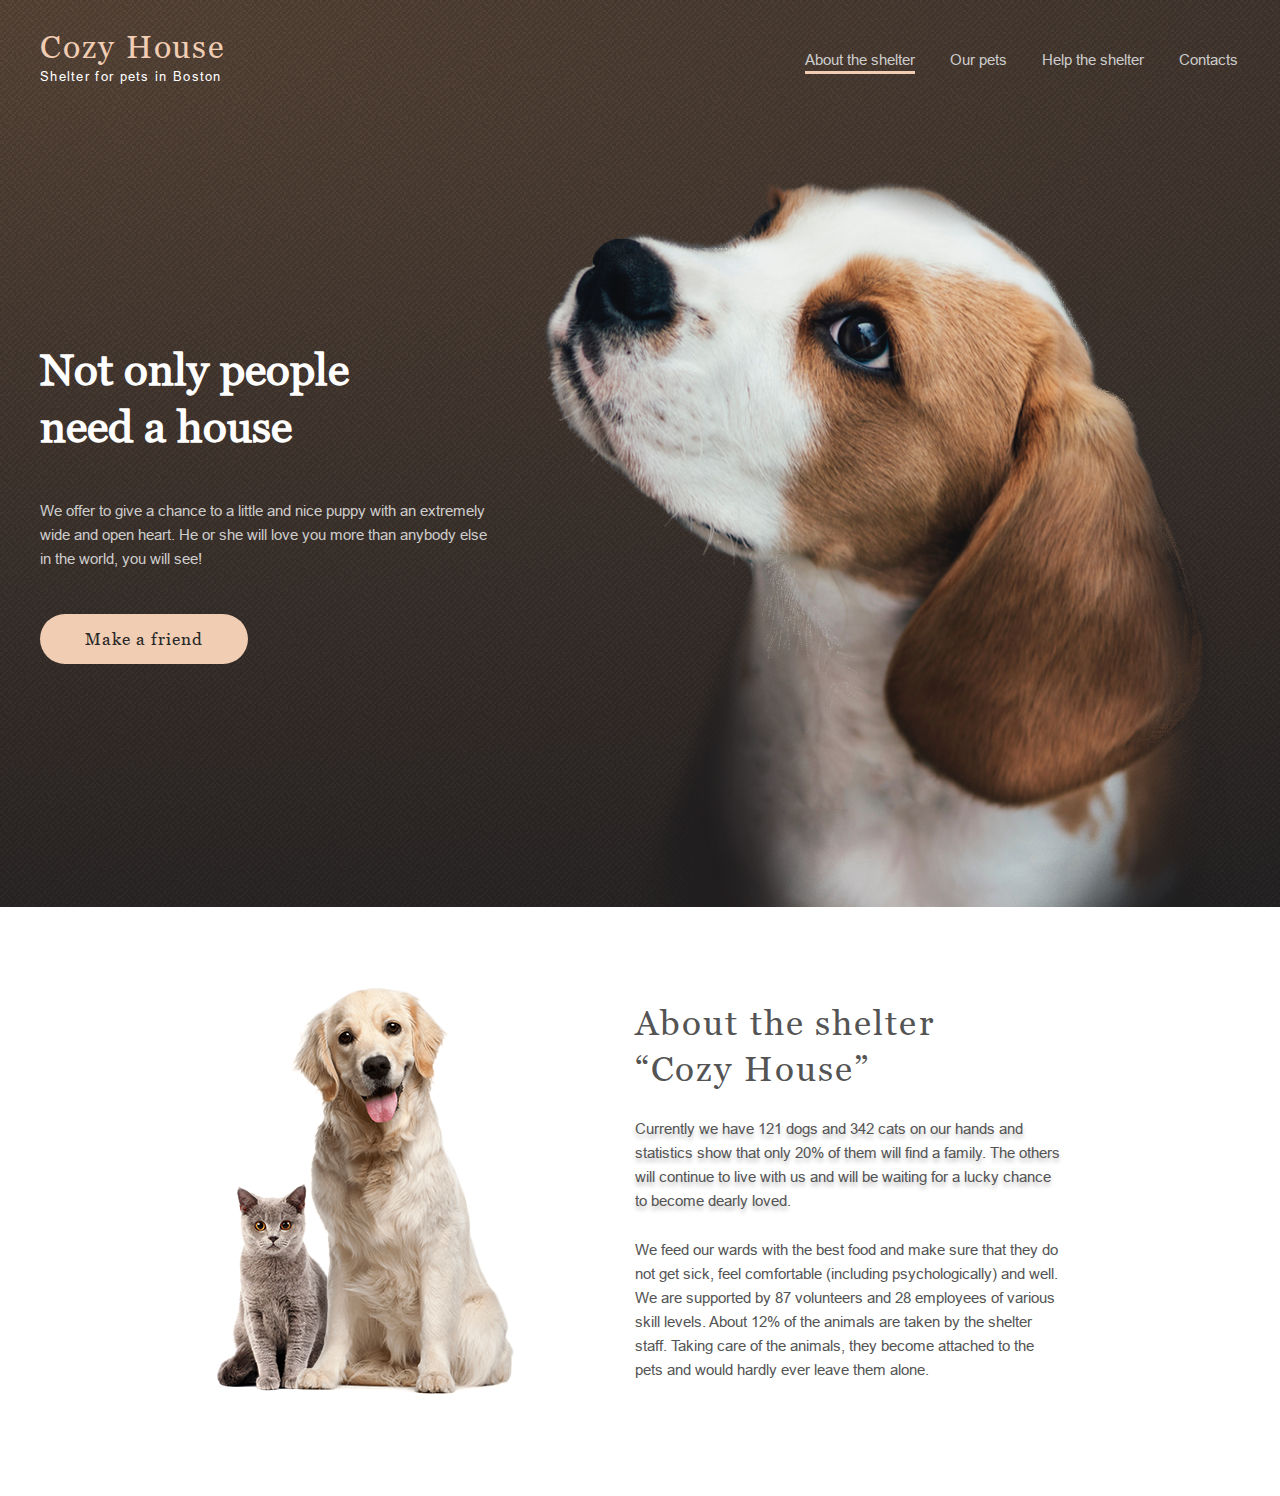
<file: shelter/index.html>
<!DOCTYPE html>
<html lang="en">
<head>
    <meta charset="UTF-8">
    <meta name="viewport" content="width=device-width, initial-scale=1.0">
    <link rel="shortcut icon" href="./assets/icons/favicon.ico" type="image/x-icon">
    <link rel="stylesheet" href="./css/style.css">
    <title>Main</title>
</head>
<body>
    <header class="header">
        <div class="header__top">
            <div class="container">
                <div class="header__top-inner">
                    <a class="logo" href="#">
                        <h1 class="title">Cozy House</h1>
                        <div class="subtitle">Shelter for pets in Boston</div>
                    </a>
                    <nav class="menu">
                        <ul class="menu__list">
                            <li class="menu__list-item">
                                <a class="menu__list-link active" href="./index.html">About the shelter</a>
                            </li>
                            <li class="menu__list-item">
                                <a class="menu__list-link" href="./pets.html">Our pets</a>
                            </li>
                            <li class="menu__list-item">
                                <a class="menu__list-link" href="#help">Help the shelter</a>
                            </li>
                            <li class="menu__list-item">
                                <a class="menu__list-link" href="#contacts">Contacts</a>
                            </li>
                        </ul>
                    </nav>
                </div>
            </div>
        </div>
        <section class="not_only">
            <div class="container">
                <div class="not_only-inner">
                    <div class="not_only__info">
                        <h2 class="not_only__title">Not only people need a house</h2>
                        <p class="not_only__text">
                            We offer to give a chance to a little and nice puppy with an extremely wide and open heart. He or she will love you more than anybody else in the world, you will see!
                        </p>
                        <a class="not_only__button" href="#our_friends">Make a friend</a>
                    </div>
                    <div class="not_only-img">
                        <img class="img" src="./assets/images/puppy.png" alt="puppy">
                    </div>
                </div>
            </div>
        </section>
    </header>
    <main class="main">
        <section class="about">
            <div class="container">
                <div class="about-inner">
                    <div class="about-img">
                        <img class="img" src="./assets/images/about.png" alt="dog_cat">
                    </div>
                    <div class="about__info">
                        <h3 class="about__title">About the shelter “Cozy House”</h3>
                        <p class="about__text text-shadow">
                            Currently we have 121 dogs and 342 cats on our hands and statistics show that only 20% of them will find a family. The others will continue to live with us and will be waiting for a lucky chance to become dearly loved.
                        </p>
                        <p class="about__text">
                            We feed our wards with the best food and make sure that they do not get sick, feel comfortable (including psychologically) and well. We are supported by 87 volunteers and 28 employees of various skill levels. About 12% of the animals are taken by the shelter staff. Taking care of the animals, they become attached to the pets and would hardly ever leave them alone.
                        </p>
                    </div>
                </div>
            </div>
        </section>
        <!-- <section class="our_friends" id="our_friends">
            <div class="container">
                <div class="our_friends-inner">
                    <h3 class="our_friends__title">Our friends who <br>are looking for a house</h3>
                    <div class="our_friends__items">
                        <button type="button" class="our_friends__btn">
                            <svg width="14" height="6" viewBox="0 0 14 6" fill="none" xmlns="http://www.w3.org/2000/svg">
                                <path d="M14 2V4H3V6L0 3L3 0V2H14Z" fill="#292929" />
                            </svg>
                        </button>
                        <div class="our_friends__item">
                            <img class="our_friends__img" src="./assets/images/katrine.png" alt="cat">
                            <div class="our_friends__info">
                                <h4 class="our_friends__subtitle">Katrine</h4>
                                <button type="button" class="our_friends__link">Learn more</button>
                            </div>
                        </div>
                        <div class="our_friends__item">
                            <img class="our_friends__img" src="./assets/images/jennifer.png" alt="dog">
                            <div class="our_friends__info">
                                <h4 class="our_friends__subtitle">Jennifer</h4>
                                <button type="button" class="our_friends__link">Learn more</button>
                            </div>
                        </div>
                        <div class="our_friends__item">
                            <img class="our_friends__img" src="./assets/images/woody.png" alt="dog">
                            <div class="our_friends__info">
                                <h4 class="our_friends__subtitle">Woody</h4>
                                <button type="button" class="our_friends__link">Learn more</button>
                            </div>
                        </div>
                        <button type="button" class="our_friends__btn">
                            <svg width="14" height="6" viewBox="0 0 14 6" fill="none" xmlns="http://www.w3.org/2000/svg">
                                <path d="M0 4V2L11 2V0L14 3L11 6V4L0 4Z" fill="#292929" />
                            </svg>
                        </button>
                    </div>
                    <a class="our_friends__button" href="./pets.html">Get to know the rest</a>
                </div>
            </div>
        </section> -->
        <!-- <section class="help" id="help">
            <div class="container">
                <div class="help-inner">
                    <h3 class="help__title">How you can help <br> our shelter</h3>
                    <ul class="help__list">
                        <li class="help__item help__item--food">Pet food</li>
                        <li class="help__item help__item--trans">Transportation</li>
                        <li class="help__item help__item--toys">Toys</li>
                        <li class="help__item help__item--bowls">Bowls and cups</li>
                        <li class="help__item help__item--shamp">Shampoos</li>
                        <li class="help__item help__item--vitam">Vitamins</li>
                        <li class="help__item help__item--med">Medicines</li>
                        <li class="help__item help__item--col">Collars / leashes</li>
                        <li class="help__item help__item--sleep">Sleeping areas</li>
                    </ul>
                </div>
            </div>
        </section> -->
        <!-- <section class="in_addition">
            <div class="container">
                <div class="in_addition-inner">
                    <img class="in_addition__img" src="./assets/images/donation.png" alt="puppy">
                    <div class="in_addition__info">
                        <h3 class="in_addition__title">You can also <br> make a donation</h3>
                        <div class="in_addition__subtitle">Name of the bank / Type of bank account</div>
                        <a class="in_addition__card-number" href="#">8380 2880 8028 8791 7435</a>
                        <div class="in_addition__text">
                            Legal information and lorem ipsum dolor sit amet, consectetur adipiscing elit. Maecenas a ipsum at libero sagittis dignissim sed ac diam. Praesent ultrices maximus tortor et vulputate. Interdum et malesuada fames ac ante ipsum primis in faucibus.
                        </div>
                    </div>
                </div>
            </div>
        </section> -->
    </main>
    <!-- <footer class="footer" id="contacts">
        <div class="container">
            <div class="footer-inner">
                <div class="footer__contacts">
                    <h3 class="footer__title">For questions <br> and suggestions</h3>
                    <ul class="footer__list">
                        <li class="footer__list-item email">
                            <a class="footer__link" href="mailto:email@shelter.com">email@shelter.com</a>
                        </li>
                        <li class="footer__list-item tel">
                            <a class="footer__link" href="tel:+136745677554">+13&nbsp;674&nbsp;567&nbsp;75&nbsp;54</a>
                        </li>
                    </ul>
                </div>
                <div class="footer__adress">
                    <h3 class="footer__title">We are waiting for your visit</h3>
                    <ul class="footer__list">
                        <li class="footer__list-item adress">
                            <a class="footer__link" href="https://maps.app.goo.gl/SPH6rWgR7dkBdh8c6">1 Central Street, Boston (entrance from the store)</a>
                        </li>
                        <li class="footer__list-item adress">
                            <a class="footer__link" href="https://maps.app.goo.gl/sSkufGZaRiMbRdG36">18 South Park, London </a>
                        </li>
                    </ul>
                </div>
                <img class="footer__img" src="./assets/images/footer-puppy.png" alt="puppy">
            </div>
        </div>
    </footer> -->
    <script type="text/html" src="script.js"></script>
</body>
</html>
</file>
<file: shelter/css/style.css>
@font-face {
    font-family: "Arial";
    font-weight: 400;
    font-style: normal;
    src: local("Arial"),
         url("../assets/fonts/Arial.woff2") format("woff2"),
         url("../assets/fonts/Arial.woff") format("woff");
    font-display: swap;
}
@font-face {
    font-family: "Arial-Italic";
    font-weight: 400;
    font-style: italic;
    src: local("Arial-Italic"),
         url("../assets/fonts/Arial-Italic.woff2") format("woff2"),
         url("../assets/fonts/Arial-Italic.woff") format("woff");
    font-display: swap;
}
@font-face {
    font-family: "Georgia";
    font-weight: 400;
    font-style: normal;
    src: local("Georgia"),
         url("../assets/fonts/Georgia.woff2") format("woff2"),
         url("../assets/fonts/Georgia.woff") format("woff");
    font-display: swap;
}
@font-face {
    font-family: "Georgia-Italic";
    font-weight: 400;
    font-style: italic;
    src: local("Georgia-Italic"),
         url("../assets/fonts/Georgia-Italic.woff2") format("woff2"),
         url("../assets/fonts/Georgia-Italic.woff") format("woff");
    font-display: swap;
}
@font-face {
    font-family: "Georgia-Bold";
    font-weight: 700;
    font-style: normal;
    src: local("Georgia-Bold"),
         url("../assets/fonts/Georgia-Bold.woff2") format("woff2"),
         url("../assets/fonts/Georgia-Bold.woff") format("woff");
    font-display: swap;
}
html {
    box-sizing: border-box;
    scroll-behavior: smooth;
}
*,
*::after,
*::before{
     box-sizing: inherit;
}
ul[class],
ol[class] {
    padding: 0;
}
body,
h1,
h2,
h3,
h4,
h5,
h6,
p,
ul[class],
ol[class],
li,
figure,
figcaption,
blockquote,
dl,
dd {
     margin: 0;
}
ul[class] {
    list-style: none;
}
img {
    max-width: 100%;
    display: block;
}
input,
button,
textarea,
select {
    font: inherit;
}
a {
    text-decoration: none;
}
body {
    min-height: 100vh;
    font-family: "Georgia";
    font-weight: 400;
    font-style: normal;
    font-size: 15px;
    line-height: 160%;
    color: #4c4c4c;
}
h3 {
    font-weight: 400;
    font-size: 35px;
    line-height: 130%;
    letter-spacing: 0.06em;
    color: #545454;
}
.container {
    max-width: 1280px;
    margin: 0 auto;
}
.header {
    background: url("../assets/images/noise_transparent@2x.png") repeat, radial-gradient(237.5% 111.8% at 0% 0%, #5b483a 0%, #262425 100%), #211f20;
}
.title {
    font-weight: 400;
    font-size: 32px;
    line-height: 110%;
    letter-spacing: 0.06em;
    color: #f1cdb3;
}
.subtitle {
    font-family: "Arial";
    font-weight: 400;
    font-size: 13px;
    letter-spacing: 0.1em;
    color: #fff;
}
.header__top-inner {
    display: flex;
    justify-content: space-between;
    align-items: center;
    margin-bottom: 90px;
    padding: 30px 42px 0px 40px;
}
.menu__list {
    display: flex;
}
.menu__list-item + .menu__list-item {
    margin-left: 35px;
}
.menu__list-link {
    font-family: "Arial";
    color: #cdcdcd;
    transition: all .3s;
}
.menu__list-link:hover {
    color: #fafafa;
}
.active {
    padding-bottom: 3px;
    border-bottom: 3px solid #f1cdb3;
}
.active:hover {
    color: #cdcdcd;
    cursor: default;
} 
.not_only-inner {
    display: flex;
    justify-content: space-between;
    padding: 0px 40px;
}
.not_only__info {
    max-width: 460px;
    padding-top: 163px;
}
.not_only__title {
    font-size: 44px;
    line-height: 130%;
    color: #fff;
    margin-bottom: 42px;
    max-width: 400px;
    width: 100%;
    font-family: "Georgia";
}
.not_only__text {
    font-family: "Arial";
    color: #cdcdcd;
    margin-bottom: 57px;
}
.not_only__button {
    border-radius: 100px;
    padding: 15px 45px;
    background-color: #f1cdb3;
    font-size: 17px;
    line-height: 130%;
    letter-spacing: 0.06em;
    color: #292929;
    transition: all .3s;
}
.not_only__button:hover {
    background-color: #fddcc4;
}
img.img {
    width: 100%;
}
.about-inner {
    display: flex;
    padding: 80px 40px 100px;
}
.about-img {
    padding-left: 175px;
}
.about__info {
    max-width: 430px;
    margin: 14px 175px 14px 120px;
}
.about__title {
    max-width: 400px;
    margin-bottom: 25px;
}
.about__text {
    font-family: "Arial";
    color: #545454;
}
.about__text + .about__text {
    margin-top: 25px;
}
.text-shadow {
    text-shadow: 0 4px 4px rgba(0, 0, 0, 0.251);
}
.our_friends {
    background: #f6f6f6;
}
.our_friends-inner {
    text-align: center;
    padding: 80px 0 100px;
    margin-bottom: 80px;
}
.our_friends__title {
    margin-bottom: 60px;
}
.our_friends__items {
    display: flex;
    justify-content: space-between;
    align-items: center;
    padding: 0 40px;
    margin-bottom: 60px;
}
.our_friends__btn {   
    width: 52px;
    height: 52px;
    border-radius: 100px;
    border: 2px solid #f1cdb3;
    background: #f6f6f6;
    position: relative;
    cursor: pointer;
}
.our_friends__btn svg {
    position: absolute;
    left: 50%;
    top: 50%;
    transform: translate(-50%, -50%);
}
.our_friends__btn:hover {
    border: none;
    background-color: #fddcc4;
}
.our_friends__item {
    border-radius: 9px;
    max-width: 270px;
    height: 435px;
    background: #fafafa;
    transition: all .3s;
    cursor: pointer;
}
.our_friends__item:hover {
    box-shadow: 0 2px 35px 14px rgba(13, 13, 13, 0.04);
    background: #fff;   
    .our_friends__link {
        border: none;
        background-color: #fddcc4;
    }
}
.our_friends__info {
    padding: 0 38px;
    transition: all .3s;
}
.our_friends__img {
    margin-bottom: 30px;
}
.our_friends__subtitle {
    text-align: center;
    font-size: 20px;
    letter-spacing: 0.06em;
    color: #545454;
    margin-bottom: 30px;
}
.our_friends__link {
    border: 2px solid #f1cdb3;
    border-radius: 100px;
    padding: 15px 45px;
    height: 52px;
    font-size: 17px;
    line-height: 130%;
    color: #292929;
    background: #fafafa;
    letter-spacing: 0.06em;
    transition: all .3s;
    text-align: center;
    cursor: pointer;
}
.our_friends__button {
    display: inline-block;
    border-radius: 100px;
    padding: 15px 45px;
    background: #f1cdb3;
    font-size: 17px;
    line-height: 130%;
    letter-spacing: 0.06em;
    color: #292929;
    transition: all .3s;
}
.our_friends__button:hover {
    background-color: #fddcc4;
}
.help-inner {
    margin: 0 30px;
    text-align: center;
    margin-bottom: 100px;
}
.help__list {
    display: flex;
    justify-content: center;
    flex-wrap: wrap;
    align-items: center;
}
.help__item {
    position: relative;
    margin: 65px 5px 0 5px;
    padding: 80px 0 0 0;
    font-size: 20px;
    color: #545454;
    width: 200px;
}
.help__item::before {
    content: "";
    position: absolute;
    background-size: contain;
    background-repeat: no-repeat;
    width: 60px;
    height: 60px;
    top: 0;
    left: 70px;
}
.help__item--food::before {
    background-image: url("../assets/icons/1.svg");
}
.help__item--trans::before {
    background-image: url("../assets/icons/2.svg");
}
.help__item--toys::before {
    background-image: url("../assets/icons/3.svg");
}
.help__item--bowls::before {
    background-image: url("../assets/icons/4.svg");
}
.help__item--shamp::before {
    background-image: url("../assets/icons/5.svg");
}
.help__item--vitam::before {
    background-image: url("../assets/icons/6.svg");
}
.help__item--med::before {
    background-image: url("../assets/icons/7.svg");
}
.help__item--col::before {
    background-image: url("../assets/icons/8.svg");
}
.help__item--sleep::before {
    background-image: url("../assets/icons/9.svg");
}
.in_addition {
    background: #f6f6f6;
}
.in_addition-inner {
    display: flex;
    justify-content: center;
    align-items: center;
    padding: 80px 0 100px;
}
.in_addition__img {
    max-width: 505px;
    height: 261px;
}
.in_addition__info {
    max-width: 380px;
    margin-left: 30px;
}
.in_addition__title {
    margin-bottom: 20px;    
}
.in_addition__subtitle {
    font-weight: 400;
    font-size: 15px;
    line-height: 110%;
    letter-spacing: 0.06em;
    color: #545454;
    margin-bottom: 20px;
}
.in_addition__card-number {
    display: block;
    color: #545454;
    font-size: 20px;
    line-height: 115%;
    letter-spacing: 0.06em;
    border-radius: 9px;
    padding: 10px 10px 10px 60px;
    width: 349px;
    height: 43px;
    background: #f1cdb3;
    position: relative;
    margin-bottom: 20px;
}
.in_addition__card-number::before {
    content: "";
    position: absolute;
    width: 32px;
    height: 23px;
    top: 10px;
    left: 15px;
    background-image: url("../assets/icons/credit-card.svg");
    background-size: contain;
    background-repeat: no-repeat;
}
.in_addition__text {
    font-family: "Arial";
    font-style: italic;
    font-weight: 400;
    font-size: 12px;
    line-height: 150%;
    color: #b2b2b2;
}
.footer {
    background-image: url("../assets/images/footer-background.jpg");
    background-repeat: no-repeat;
    background-position: center bottom;
    background-size: cover;
}
.footer-inner {
    padding: 40px 40px 0;
    display: flex;
    justify-content: space-between;
}
.footer__contacts {
    padding-top: 16px;
    max-width: 280px;
}
.footer__adress {
    padding-top: 16px;
    max-width: 302px;
}
.footer__title {
    color: #fff;
}
.footer__contacts .footer__title {
    margin-bottom: 40px;
}
.footer__adress .footer__title {
    margin-bottom: 34px;
}
.email {
    margin-bottom: 44px;
}
.footer__list-item {
    padding-left: 60px;
    position: relative;
}
.footer__list-item::before {
    content: "";
    position: absolute;
    width: 40px;
    height: 32px;
    top: 0;
    left: 0px;
    background-size: contain;
    background-repeat: no-repeat;
}
.footer__adress .footer__list-item {
    padding-left: 44px;
    margin-bottom: 32px;
}
.email::before {
    background-image: url("../assets/icons/email.svg");
}
.tel::before {
    background-image: url("../assets/icons/phone.svg");
}
.adress::before {
    width: 22px;
    background-image: url("../assets/icons/marker.svg");
}
.footer__link {
    font-weight: 400;
    font-size: 20px;
    line-height: 115%;
    letter-spacing: 0.06em;
    color: #f1cdb3;
}
@media (max-width: 1024px) {
    .not_only__info {
        padding-top: 58px;
    }
    .about-inner {
        margin: 0 auto;
        padding: 80px 10px 100px 25px;
        flex-wrap: wrap;
        flex-direction: column-reverse;
        align-items: center;
    }
    .about__info {
        margin: 0;
    }
    .about-img {
        padding-top: 80px;
        padding-left: 0;
        margin: 0;
    }
    .about-img img.img {
        max-width: 300px;
        margin: 0;
    }
    .text-shadow {
        text-shadow: none;
    }
}
@media (max-width: 768px) {
    .header__top-inner {
        justify-content:unset;
        column-gap: 78px;
        padding: 30px 0px 0px 30px;
    }
    .menu__list {
        column-gap: 36px;
    }
    .subtitle {
        padding: 5px 0 0 5px;
    }
    .menu__list-item + .menu__list-item {
        margin-left: 0;
    }
    .header__top-inner {  
        margin-bottom: 0;
    }
    .not_only-inner {
        margin-left: 5px;
        flex-direction: column;
        align-items: center;
    }
    .not_only__info {
        margin-bottom: 112px;
    }
    img.img {
        width: 100%;
        max-width: 569px;
        margin-left: 115px;
    }
    .not_only__button {
        margin-left: 126px;
    }
}
@media (max-width: 425px) {
    .header__top-inner {
        padding: 30px 20px 0px 20px;
    }
    .menu {
        display: none;
    }
    .not_only-inner {
        margin: 0 10px;
        padding: 0;
        text-align: center;
    }
    .not_only__info {
        margin-bottom: 116px;
    }
    .not_only__title {
        font-weight: 400;
        padding: 0 20px 0 20px;
        font-size: 25px;
        letter-spacing: 0.06em;
    }   
    .not_only__text {
        font-size: 15px;
        margin-bottom: 54px;
    }
    .not_only__button {
        margin-left: 0;
    }
    .not_only-img img.img {
        max-width: 260px;
        margin-left: 35px;
    }
    h3 {
        font-weight: 400;
        font-size: 25px;
        text-align: center;
    }
    .about-inner {
        padding: 42px 0 100px;
        margin: 0 10px;
    }
    .about__title {
        padding: 0 20px 0 20px;
    }
    .about__text {
        font-weight: 400;
        font-size: 15px;
        line-height: 160%;
        text-align: justify;
        padding: 0 15px;
    }
    .about-img {
        padding-top: 42px;
    }
    .about-img img.img {
        max-width: 260px;
    }
}
</file>
